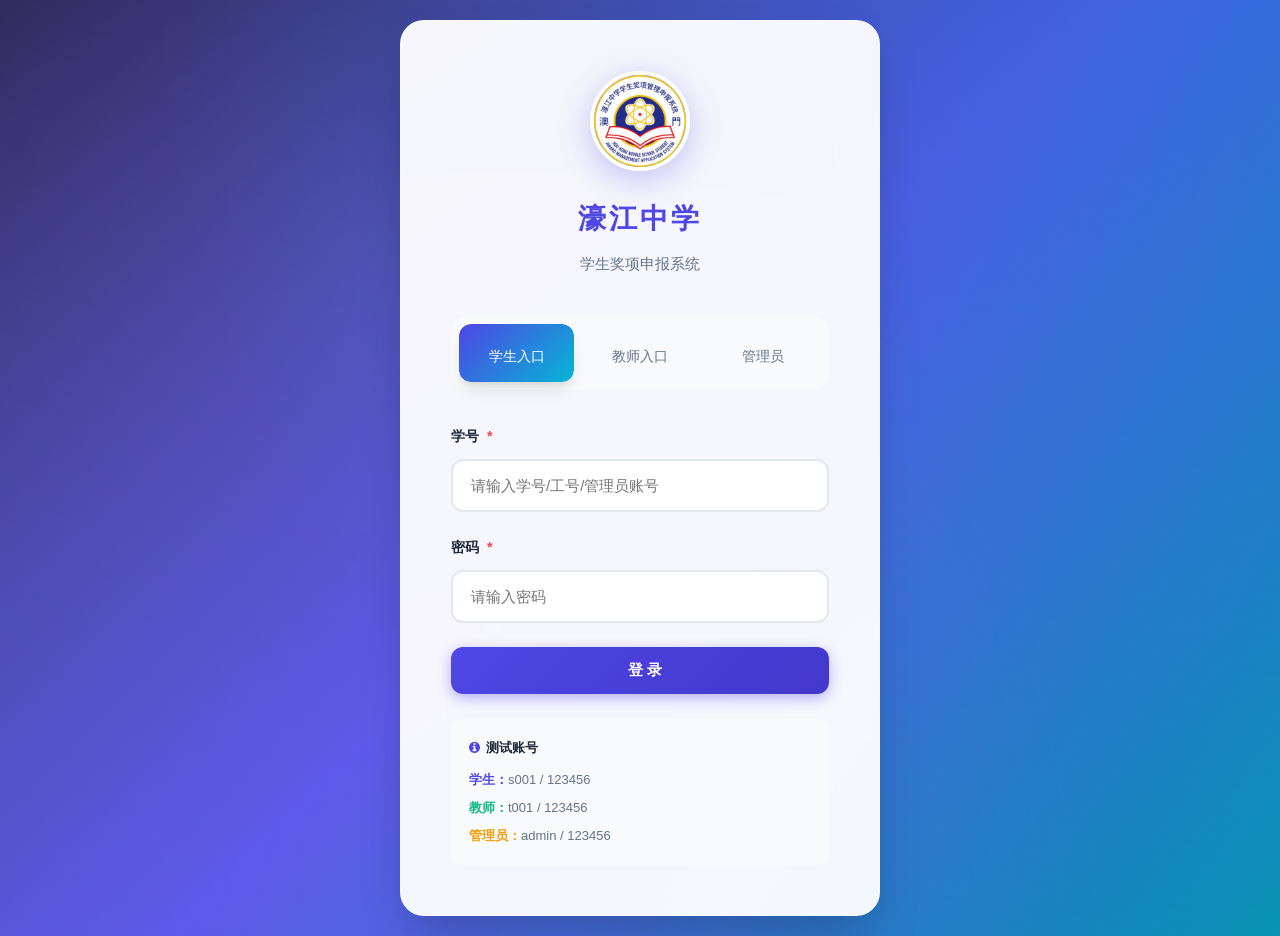
<file: school web/index.html>
<!DOCTYPE html>
<html lang="zh-CN">
<head>
    <meta charset="UTF-8">
    <meta name="viewport" content="width=device-width, initial-scale=1.0">
    <title>濠江中学奖项申报 - 登录</title>
    <link rel="stylesheet" href="style.css">
    <link rel="stylesheet" href="https://cdn.jsdelivr.net/npm/font-awesome@4.7.0/css/font-awesome.min.css">
</head>
<body>
    <div class="login-container">
        <div class="login-box">
            <div class="login-header">
                <div class="logo">
                    <img src="architecture.png" alt="濠江中学">
                </div>
                <h1>濠江中学</h1>
                <p>学生奖项申报系统</p>
            </div>

            <form id="loginForm" novalidate>
                <!-- 角色选择 -->
                <div class="role-selector">
                    <button type="button" class="role-btn active" data-role="student" onclick="selectRole('student')">
                        <i class="fa fa-user-graduate"></i>
                        <span>学生入口</span>
                    </button>
                    <button type="button" class="role-btn" data-role="teacher" onclick="selectRole('teacher')">
                        <i class="fa fa-chalkboard-teacher"></i>
                        <span>教师入口</span>
                    </button>
                    <button type="button" class="role-btn" data-role="admin" onclick="selectRole('admin')">
                        <i class="fa fa-shield-alt"></i>
                        <span>管理员</span>
                    </button>
                </div>

                <input type="hidden" id="selectedRole" value="student">

                <div class="form-group">
                    <label for="username" id="accountLabel">学号 <span class="required">*</span></label>
                    <input type="text" id="username" placeholder="请输入学号/工号/管理员账号" required>
                    <div class="error-msg">请输入账号</div>
                </div>

                <div class="form-group">
                    <label for="password">密码 <span class="required">*</span></label>
                    <input type="password" id="password" placeholder="请输入密码" required>
                    <div class="error-msg">请输入密码</div>
                </div>

                <button type="submit" class="btn btn-primary btn-block" id="loginBtn">
                    <i class="fa fa-sign-in-alt"></i> 登 录
                </button>
            </form>

            <div style="margin-top: 25px; padding: 18px; background: var(--light-bg); border-radius: var(--radius); font-size: 13px; color: var(--medium-text);">
                <p style="margin-bottom: 10px; font-weight: 600; color: var(--dark-text); display: flex; align-items: center; gap: 6px;">
                    <i class="fa fa-info-circle" style="color: var(--primary-color);"></i> 测试账号
                </p>
                <div style="display: grid; gap: 6px;">
                    <p><strong style="color: var(--primary-color);">学生：</strong>s001 / 123456</p>
                    <p><strong style="color: var(--success-color);">教师：</strong>t001 / 123456</p>
                    <p><strong style="color: var(--warning-color);">管理员：</strong>admin / 123456</p>
                </div>
            </div>
        </div>
    </div>

    <script src="script.js"></script>
    <script>
        let selectedRole = 'student';
        let isSubmitting = false;

        // 角色选择
        function selectRole(role) {
            selectedRole = role;
            document.getElementById('selectedRole').value = role;
            
            const labels = {
                student: '学号',
                teacher: '工号',
                admin: '管理员账号'
            };
            document.getElementById('accountLabel').innerHTML = `${labels[role]} <span class="required">*</span>`;
            document.getElementById('username').placeholder = `请输入${labels[role]}`;

            // 更新选中状态
            document.querySelectorAll('.role-btn').forEach(btn => {
                btn.classList.remove('active');
            });
            document.querySelector(`[data-role="${role}"]`).classList.add('active');
            
            // 清除错误状态
            document.getElementById('username').classList.remove('error');
            document.getElementById('password').classList.remove('error');
        }

        // 实时输入验证
        document.getElementById('username').addEventListener('input', function() {
            this.classList.remove('error');
        });
        document.getElementById('password').addEventListener('input', function() {
            this.classList.remove('error');
        });

        // 表单提交
        document.getElementById('loginForm').addEventListener('submit', function(e) {
            e.preventDefault();
            
            if (isSubmitting) return;
            
            const username = document.getElementById('username');
            const password = document.getElementById('password');
            
            // 验证
            let isValid = true;
            
            if (!username.value.trim()) {
                username.classList.add('error');
                isValid = false;
            }
            
            if (!password.value.trim()) {
                password.classList.add('error');
                isValid = false;
            }
            
            if (!isValid) {
                Toast.show('请填写完整的登录信息', 'warning');
                return;
            }

            // 防重复提交
            isSubmitting = true;
            const btn = document.getElementById('loginBtn');
            btn.disabled = true;
            btn.innerHTML = '<i class="fa fa-spinner fa-spin"></i> 登录中...';

            const role = document.getElementById('selectedRole').value;
            const result = Auth.login(username.value.trim(), password.value, role);

            if (result.success) {
                Toast.show('登录成功！正在跳转...', 'success');
                
                const pageMap = {
                    'student': 'student.html',
                    'teacher': 'teacher.html',
                    'admin': 'admin.html'
                };
                
                setTimeout(() => {
                    window.location.href = pageMap[role];
                }, 500);
            } else {
                Toast.show(result.message, 'error');
                btn.disabled = false;
                btn.innerHTML = '<i class="fa fa-sign-in-alt"></i> 登 录';
                isSubmitting = false;
                
                // 密码错误抖动效果
                password.classList.add('error');
                password.value = '';
                password.focus();
            }
        });

        // 初始化
        DataStore.init();
    </script>
</body>
</html>
</file>
<file: school web/style.css>
/* ========================================
   澳门濠江中学学生获奖管理系统
   样式文件 - 精美现代校园风格 v3.1
   ======================================== */

/* ========== CSS变量定义 ========== */
:root {
    --primary-color: #4f46e5;
    --primary-dark: #4338ca;
    --primary-light: #818cf8;
    --primary-bg: #eef2ff;
    --secondary-color: #10b981;
    --secondary-dark: #059669;
    --accent-color: #06b6d4;
    --light-bg: #f8fafc;
    --bg-gradient-start: #f0f9ff;
    --bg-gradient-end: #e0f2fe;
    --dark-text: #1e293b;
    --medium-text: #64748b;
    --light-text: #94a3b8;
    --success-color: #10b981;
    --success-bg: #d1fae5;
    --warning-color: #f59e0b;
    --warning-bg: #fef3c7;
    --danger-color: #ef4444;
    --danger-bg: #fee2e2;
    --info-color: #3b82f6;
    --info-bg: #dbeafe;
    --border-color: #e2e8f0;
    --card-bg: #ffffff;
    --shadow-sm: 0 1px 2px rgba(0, 0, 0, 0.05);
    --shadow: 0 4px 6px -1px rgba(0, 0, 0, 0.1), 0 2px 4px -2px rgba(0, 0, 0, 0.1);
    --shadow-md: 0 10px 15px -3px rgba(0, 0, 0, 0.1), 0 4px 6px -4px rgba(0, 0, 0, 0.1);
    --shadow-lg: 0 20px 25px -5px rgba(0, 0, 0, 0.1), 0 8px 10px -6px rgba(0, 0, 0, 0.1);
    --shadow-xl: 0 25px 50px -12px rgba(0, 0, 0, 0.25);
    --radius-sm: 6px;
    --radius: 12px;
    --radius-lg: 16px;
    --radius-xl: 24px;
    --radius-full: 9999px;
    --transition: all 0.3s cubic-bezier(0.4, 0, 0.2, 1);
    --transition-fast: all 0.15s ease;
    --transition-slow: all 0.5s cubic-bezier(0.4, 0, 0.2, 1);
}

/* ========== 深色模式 ========== */
body.dark-mode {
    --light-bg: #0f172a;
    --bg-gradient-start: #0f172a;
    --bg-gradient-end: #1e293b;
    --dark-text: #f1f5f9;
    --medium-text: #94a3b8;
    --light-text: #64748b;
    --card-bg: #1e293b;
    --border-color: #334155;
}

body.dark-mode .card {
    background: var(--card-bg);
    border-color: var(--border-color);
}

body.dark-mode .form-group input,
body.dark-mode .form-group select,
body.dark-mode .form-group textarea {
    background: #0f172a;
    border-color: var(--border-color);
    color: var(--dark-text);
}

body.dark-mode .sidebar {
    background: #0f172a;
    border-color: var(--border-color);
}

body.dark-mode .nav-item {
    color: var(--medium-text);
}

body.dark-mode .nav-item:hover,
body.dark-mode .nav-item.active {
    background: rgba(79, 70, 229, 0.2);
    color: var(--primary-light);
}

body.dark-mode .header {
    background: rgba(15, 23, 42, 0.95);
    border-color: var(--border-color);
}

body.dark-mode .stat-card {
    background: var(--card-bg);
    border-color: var(--border-color);
}

body.dark-mode .table-container {
    background: var(--card-bg);
}

body.dark-mode .data-table th,
body.dark-mode .data-table td {
    border-color: var(--border-color);
}

body.dark-mode .data-table th {
    background: #0f172a;
}

body.dark-mode .data-table tr:hover {
    background: rgba(79, 70, 229, 0.1);
}

body.dark-mode .modal-content {
    background: var(--card-bg);
}

body.dark-mode .card-header {
    border-color: var(--border-color);
}

body.dark-mode .search-input input {
    background: #0f172a;
    border-color: var(--border-color);
    color: var(--dark-text);
}

/* ========== 重置样式 ========== */
* {
    margin: 0;
    padding: 0;
    box-sizing: border-box;
}

html {
    scroll-behavior: smooth;
    font-size: 16px;
}

body {
    font-family: "Microsoft YaHei", "PingFang SC", "Hiragino Sans GB", "Helvetica Neue", sans-serif;
    background: linear-gradient(135deg, var(--bg-gradient-start) 0%, var(--bg-gradient-end) 100%);
    color: var(--dark-text);
    line-height: 1.7;
    min-height: 100vh;
    -webkit-font-smoothing: antialiased;
    -moz-osx-font-smoothing: grayscale;
}

/* ========== 登录页面样式 ========== */
.login-container {
    min-height: 100vh;
    display: flex;
    align-items: center;
    justify-content: center;
    background: linear-gradient(135deg, #1e1b4b 0%, #4f46e5 50%, #0891b2 100%);
    padding: 20px;
    position: relative;
    overflow: hidden;
}

.login-container::before {
    content: '';
    position: absolute;
    top: -50%;
    left: -50%;
    width: 200%;
    height: 200%;
    background: 
        radial-gradient(circle at 20% 80%, rgba(129, 140, 248, 0.3) 0%, transparent 50%),
        radial-gradient(circle at 80% 20%, rgba(6, 182, 212, 0.3) 0%, transparent 50%),
        radial-gradient(circle at 40% 40%, rgba(255, 255, 255, 0.1) 0%, transparent 50%);
    animation: float 20s ease-in-out infinite;
}

@keyframes float {
    0%, 100% { transform: translate(0, 0) rotate(0deg); }
    25% { transform: translate(2%, 2%) rotate(1deg); }
    50% { transform: translate(0, 4%) rotate(0deg); }
    75% { transform: translate(-2%, 2%) rotate(-1deg); }
}

.login-box {
    background: rgba(255, 255, 255, 0.95);
    backdrop-filter: blur(20px);
    border-radius: var(--radius-xl);
    box-shadow: var(--shadow-xl);
    padding: 50px;
    width: 100%;
    max-width: 480px;
    position: relative;
    z-index: 1;
    border: 1px solid rgba(255, 255, 255, 0.2);
}

.login-header {
    text-align: center;
    margin-bottom: 40px;
}

.login-header .logo {
    width: 100px;
    height: 100px;
    margin: 0 auto 24px;
    border-radius: 50%;
    overflow: hidden;
    box-shadow: 0 8px 32px rgba(79, 70, 229, 0.3);
    border: 4px solid white;
    background: linear-gradient(135deg, var(--primary-color), var(--accent-color));
    display: flex;
    align-items: center;
    justify-content: center;
}

.login-header .logo img {
    width: 100%;
    height: 100%;
    object-fit: cover;
}

.login-header h1 {
    color: var(--primary-color);
    font-size: 28px;
    font-weight: 700;
    margin-bottom: 8px;
    letter-spacing: 3px;
}

.login-header p {
    color: var(--medium-text);
    font-size: 15px;
}

/* 角色选择器 */
.role-selector {
    display: flex;
    gap: 8px;
    margin-bottom: 35px;
    background: var(--light-bg);
    padding: 8px;
    border-radius: var(--radius-lg);
}

.role-btn {
    flex: 1;
    padding: 16px 12px;
    border: none;
    background: transparent;
    border-radius: var(--radius);
    cursor: pointer;
    transition: var(--transition);
    text-align: center;
    position: relative;
    overflow: hidden;
}

.role-btn::before {
    content: '';
    position: absolute;
    top: 0;
    left: 0;
    right: 0;
    bottom: 0;
    background: linear-gradient(135deg, var(--primary-color), var(--accent-color));
    opacity: 0;
    transition: var(--transition);
    border-radius: var(--radius);
}

.role-btn i {
    display: block;
    font-size: 26px;
    margin-bottom: 8px;
    color: var(--light-text);
    transition: var(--transition);
    position: relative;
    z-index: 1;
}

.role-btn span {
    font-size: 14px;
    color: var(--medium-text);
    font-weight: 500;
    position: relative;
    z-index: 1;
    transition: var(--transition);
}

.role-btn:hover {
    background: white;
    box-shadow: var(--shadow);
}

.role-btn:hover i,
.role-btn:hover span {
    color: var(--primary-color);
}

.role-btn.active {
    background: white;
    box-shadow: var(--shadow-md);
}

.role-btn.active::before {
    opacity: 1;
}

.role-btn.active i {
    color: white;
}

.role-btn.active span {
    color: white;
}

/* ========== 表单样式 ========== */
.form-group {
    margin-bottom: 24px;
}

.form-group label {
    display: block;
    margin-bottom: 10px;
    color: var(--dark-text);
    font-weight: 600;
    font-size: 14px;
}

.form-group label .required {
    color: var(--danger-color);
    margin-left: 4px;
}

.form-group input,
.form-group select,
.form-group textarea {
    width: 100%;
    padding: 16px 18px;
    border: 2px solid var(--border-color);
    border-radius: var(--radius);
    font-size: 15px;
    transition: var(--transition);
    background: white;
    color: var(--dark-text);
}

.form-group input:hover,
.form-group select:hover,
.form-group textarea:hover {
    border-color: var(--light-text);
}

.form-group input:focus,
.form-group select:focus,
.form-group textarea:focus {
    outline: none;
    border-color: var(--primary-color);
    box-shadow: 0 0 0 4px rgba(79, 70, 229, 0.1);
}

.form-group input.error,
.form-group select.error {
    border-color: var(--danger-color);
    background: var(--danger-bg);
}

.form-group .error-msg {
    color: var(--danger-color);
    font-size: 13px;
    margin-top: 8px;
    display: none;
    font-weight: 500;
}

.form-group input.error + .error-msg,
.form-group select.error + .error-msg {
    display: block;
}

.form-row {
    display: grid;
    grid-template-columns: repeat(2, 1fr);
    gap: 20px;
}

.form-row.full {
    grid-template-columns: 1fr;
}

/* ========== 按钮样式 ========== */
.btn {
    display: inline-flex;
    align-items: center;
    justify-content: center;
    gap: 10px;
    padding: 14px 28px;
    border: none;
    border-radius: var(--radius);
    font-size: 15px;
    font-weight: 600;
    cursor: pointer;
    transition: var(--transition);
    text-decoration: none;
    position: relative;
    overflow: hidden;
}

.btn::before {
    content: '';
    position: absolute;
    top: 50%;
    left: 50%;
    width: 0;
    height: 0;
    background: rgba(255, 255, 255, 0.2);
    border-radius: 50%;
    transform: translate(-50%, -50%);
    transition: width 0.6s, height 0.6s;
}

.btn:hover::before {
    width: 300px;
    height: 300px;
}

.btn:disabled {
    opacity: 0.6;
    cursor: not-allowed;
}

.btn-primary {
    background: linear-gradient(135deg, var(--primary-color), var(--primary-dark));
    color: white;
    box-shadow: 0 4px 14px rgba(79, 70, 229, 0.4);
}

.btn-primary:hover:not(:disabled) {
    transform: translateY(-2px);
    box-shadow: 0 6px 20px rgba(79, 70, 229, 0.5);
}

.btn-success {
    background: linear-gradient(135deg, var(--success-color), var(--secondary-dark));
    color: white;
    box-shadow: 0 4px 14px rgba(16, 185, 129, 0.4);
}

.btn-success:hover:not(:disabled) {
    transform: translateY(-2px);
    box-shadow: 0 6px 20px rgba(16, 185, 129, 0.5);
}

.btn-warning {
    background: linear-gradient(135deg, var(--warning-color), #d97706);
    color: white;
    box-shadow: 0 4px 14px rgba(245, 158, 11, 0.4);
}

.btn-danger {
    background: linear-gradient(135deg, var(--danger-color), #dc2626);
    color: white;
    box-shadow: 0 4px 14px rgba(239, 68, 68, 0.4);
}

.btn-secondary {
    background: white;
    color: var(--medium-text);
    border: 2px solid var(--border-color);
    box-shadow: var(--shadow-sm);
}

.btn-secondary:hover:not(:disabled) {
    border-color: var(--primary-color);
    color: var(--primary-color);
    background: var(--primary-bg);
}

.btn-block {
    display: flex;
    width: 100%;
}

.btn-sm {
    padding: 10px 18px;
    font-size: 13px;
}

/* ========== 顶部导航栏 ========== */
.header {
    background: rgba(255, 255, 255, 0.95);
    backdrop-filter: blur(20px);
    box-shadow: var(--shadow);
    padding: 0 30px;
    position: fixed;
    top: 0;
    left: 0;
    right: 0;
    z-index: 1000;
    height: 70px;
    border-bottom: 1px solid var(--border-color);
}

.header-content {
    display: flex;
    align-items: center;
    justify-content: space-between;
    height: 100%;
    max-width: 1600px;
    margin: 0 auto;
}

.logo-area {
    display: flex;
    align-items: center;
    gap: 16px;
}

.logo-area .logo {
    width: 48px;
    height: 48px;
    border-radius: var(--radius);
    overflow: hidden;
    box-shadow: var(--shadow);
    background: linear-gradient(135deg, var(--primary-color), var(--accent-color));
    display: flex;
    align-items: center;
    justify-content: center;
}

.logo-area .logo img {
    width: 100%;
    height: 100%;
    object-fit: cover;
}

.logo-area h1 {
    font-size: 20px;
    color: var(--primary-color);
    font-weight: 700;
    letter-spacing: 2px;
}

.user-area {
    display: flex;
    align-items: center;
    gap: 24px;
}

.user-info {
    display: flex;
    align-items: center;
    gap: 14px;
}

.user-avatar {
    width: 44px;
    height: 44px;
    background: linear-gradient(135deg, var(--primary-color), var(--primary-light));
    border-radius: 50%;
    display: flex;
    align-items: center;
    justify-content: center;
    color: white;
    font-size: 18px;
    box-shadow: 0 4px 12px rgba(79, 70, 229, 0.3);
}

.user-name {
    font-size: 15px;
    font-weight: 600;
    color: var(--dark-text);
}

.user-role {
    font-size: 13px;
    color: var(--medium-text);
}

.logout-btn {
    display: flex;
    align-items: center;
    gap: 8px;
    padding: 12px 20px;
    background: white;
    color: var(--medium-text);
    border: 2px solid var(--border-color);
    border-radius: var(--radius);
    cursor: pointer;
    font-size: 14px;
    font-weight: 500;
    transition: var(--transition);
}

.logout-btn:hover {
    background: var(--danger-color);
    color: white;
    border-color: var(--danger-color);
    transform: translateY(-2px);
    box-shadow: 0 4px 12px rgba(239, 68, 68, 0.3);
}

/* ========== 侧边栏 ========== */
.sidebar {
    position: fixed;
    left: 0;
    top: 70px;
    width: 280px;
    background: white;
    border-right: 1px solid var(--border-color);
    height: calc(100vh - 70px);
    overflow-y: auto;
    z-index: 999;
    transition: var(--transition);
    box-shadow: var(--shadow-sm);
}

.nav-menu {
    padding: 24px 0;
}

.nav-item {
    padding: 16px 28px;
    display: flex;
    align-items: center;
    gap: 16px;
    color: var(--medium-text);
    cursor: pointer;
    transition: var(--transition);
    border-left: 4px solid transparent;
    font-size: 15px;
    font-weight: 500;
    margin: 4px 12px;
    border-radius: var(--radius);
}

.nav-item:hover {
    background: var(--primary-bg);
    color: var(--primary-color);
}

.nav-item.active {
    background: linear-gradient(135deg, var(--primary-color), var(--accent-color));
    color: white;
    border-left-color: var(--primary-dark);
    box-shadow: 0 4px 12px rgba(79, 70, 229, 0.3);
}

.nav-item i {
    font-size: 18px;
    width: 32px;
    height: 32px;
    display: flex;
    align-items: center;
    justify-content: center;
    text-align: center;
    flex-shrink: 0;
    opacity: 0.8;
    transition: var(--transition);
}

.nav-item:hover i,
.nav-item.active i {
    opacity: 1;
}

/* ========== 主内容区 ========== */
.main-content {
    margin-left: 280px;
    margin-top: 70px;
    padding: 32px;
    min-height: calc(100vh - 70px);
}

.page-title {
    margin-bottom: 32px;
}

.page-title h2 {
    font-size: 28px;
    color: var(--dark-text);
    font-weight: 700;
    margin-bottom: 8px;
}

.page-title p {
    color: var(--medium-text);
    font-size: 15px;
}

/* ========== 卡片样式 ========== */
.card {
    background: white;
    border-radius: var(--radius-lg);
    box-shadow: var(--shadow);
    padding: 28px;
    margin-bottom: 24px;
    border: 1px solid rgba(0, 0, 0, 0.04);
    transition: var(--transition);
}

.card:hover {
    box-shadow: var(--shadow-md);
}

.card-header {
    display: flex;
    align-items: center;
    justify-content: space-between;
    margin-bottom: 24px;
    padding-bottom: 16px;
    border-bottom: 2px solid var(--light-bg);
}

.card-title {
    font-size: 18px;
    color: var(--dark-text);
    font-weight: 700;
    display: flex;
    align-items: center;
    gap: 12px;
}

.card-title i {
    color: var(--primary-color);
}

/* ========== 统计卡片 ========== */
.stats-grid {
    display: grid;
    grid-template-columns: repeat(auto-fit, minmax(240px, 1fr));
    gap: 24px;
    margin-bottom: 32px;
}

.stat-card {
    background: white;
    border-radius: var(--radius-lg);
    padding: 28px;
    box-shadow: var(--shadow);
    display: flex;
    align-items: center;
    gap: 24px;
    border: 1px solid rgba(0, 0, 0, 0.04);
    transition: var(--transition);
    cursor: pointer;
    position: relative;
    overflow: hidden;
}

.stat-card::before {
    content: '';
    position: absolute;
    top: 0;
    left: 0;
    right: 0;
    height: 4px;
    background: linear-gradient(90deg, var(--primary-color), var(--accent-color));
    transform: scaleX(0);
    transition: var(--transition);
}

.stat-card:hover {
    transform: translateY(-4px);
    box-shadow: var(--shadow-lg);
}

.stat-card:hover::before {
    transform: scaleX(1);
}

.stat-icon {
    width: 64px;
    height: 64px;
    border-radius: var(--radius);
    display: flex;
    align-items: center;
    justify-content: center;
    font-size: 28px;
    flex-shrink: 0;
}

.stat-icon.blue {
    background: linear-gradient(135deg, rgba(79, 70, 229, 0.15), rgba(79, 70, 229, 0.25));
    color: var(--primary-color);
}

.stat-icon.green {
    background: linear-gradient(135deg, rgba(16, 185, 129, 0.15), rgba(16, 185, 129, 0.25));
    color: var(--success-color);
}

.stat-icon.orange {
    background: linear-gradient(135deg, rgba(245, 158, 11, 0.15), rgba(245, 158, 11, 0.25));
    color: var(--warning-color);
}

.stat-icon.red {
    background: linear-gradient(135deg, rgba(239, 68, 68, 0.15), rgba(239, 68, 68, 0.25));
    color: var(--danger-color);
}

.stat-info h3 {
    font-size: 32px;
    color: var(--dark-text);
    margin-bottom: 4px;
    font-weight: 800;
}

.stat-info p {
    font-size: 14px;
    color: var(--medium-text);
    font-weight: 500;
}

/* ========== 表格样式 ========== */
.table-container {
    overflow-x: auto;
    border-radius: var(--radius);
    border: 1px solid var(--border-color);
}

table {
    width: 100%;
    border-collapse: collapse;
}

table th,
table td {
    padding: 16px 18px;
    text-align: left;
    border-bottom: 1px solid var(--border-color);
}

table th {
    background: var(--light-bg);
    font-weight: 700;
    color: var(--dark-text);
    font-size: 13px;
    text-transform: uppercase;
    letter-spacing: 0.5px;
}

table td {
    font-size: 14px;
    color: var(--medium-text);
}

table tbody tr {
    transition: var(--transition);
}

table tbody tr:hover {
    background: var(--primary-bg);
}

table tbody tr:last-child td {
    border-bottom: none;
}

/* ========== 状态标签 ========== */
.status-badge {
    display: inline-flex;
    align-items: center;
    padding: 6px 14px;
    border-radius: var(--radius-full);
    font-size: 12px;
    font-weight: 600;
}

.status-pending {
    background: var(--warning-bg);
    color: #92400e;
}

.status-approved {
    background: var(--success-bg);
    color: #065f46;
}

.status-rejected {
    background: var(--danger-bg);
    color: #991b1b;
}

.status-teacher-approved {
    background: var(--info-bg);
    color: #1e40af;
}

/* ========== 搜索和筛选 ========== */
.search-bar {
    display: flex;
    gap: 16px;
    margin-bottom: 24px;
    flex-wrap: wrap;
}

.search-input {
    flex: 1;
    min-width: 220px;
    position: relative;
}

.search-input input {
    width: 100%;
    padding: 14px 18px 14px 46px;
    border: 2px solid var(--border-color);
    border-radius: var(--radius);
    font-size: 15px;
    transition: var(--transition);
    background: white;
}

.search-input input:focus {
    border-color: var(--primary-color);
    outline: none;
    box-shadow: 0 0 0 4px rgba(79, 70, 229, 0.1);
}

.search-input i {
    position: absolute;
    left: 16px;
    top: 50%;
    transform: translateY(-50%);
    color: var(--light-text);
}

.filter-select {
    padding: 14px 18px;
    border: 2px solid var(--border-color);
    border-radius: var(--radius);
    font-size: 14px;
    min-width: 160px;
    background: white;
    cursor: pointer;
    transition: var(--transition);
    color: var(--medium-text);
}

.filter-select:focus {
    border-color: var(--primary-color);
    outline: none;
}

/* ========== 标签页 ========== */
.tabs {
    display: flex;
    gap: 8px;
    margin-bottom: 28px;
    background: var(--light-bg);
    padding: 8px;
    border-radius: var(--radius-lg);
    width: fit-content;
}

.tab-btn {
    padding: 14px 28px;
    background: transparent;
    border: none;
    cursor: pointer;
    font-size: 14px;
    color: var(--medium-text);
    border-radius: var(--radius);
    transition: var(--transition);
    font-weight: 600;
    display: flex;
    align-items: center;
    gap: 8px;
}

.tab-btn:hover {
    color: var(--primary-color);
    background: white;
}

.tab-btn.active {
    background: white;
    color: var(--primary-color);
    box-shadow: var(--shadow);
}

.tab-content {
    display: none;
}

.tab-content.active {
    display: block;
    animation: fadeIn 0.3s ease;
}

@keyframes fadeIn {
    from { opacity: 0; transform: translateY(10px); }
    to { opacity: 1; transform: translateY(0); }
}

/* ========== 模态框 ========== */
.modal {
    display: none;
    position: fixed;
    top: 0;
    left: 0;
    right: 0;
    bottom: 0;
    background: rgba(0, 0, 0, 0.6);
    backdrop-filter: blur(4px);
    z-index: 2000;
    align-items: center;
    justify-content: center;
    padding: 20px;
}

.modal.show {
    display: flex;
}

.modal-content {
    background: white;
    border-radius: var(--radius-xl);
    width: 100%;
    max-width: 600px;
    max-height: 90vh;
    overflow-y: auto;
    animation: modalSlide 0.3s;
    box-shadow: var(--shadow-xl);
}

@keyframes modalSlide {
    from {
        transform: translateY(-40px);
        opacity: 0;
    }
    to {
        transform: translateY(0);
        opacity: 1;
    }
}

.modal-header {
    padding: 24px 28px;
    border-bottom: 2px solid var(--light-bg);
    display: flex;
    align-items: center;
    justify-content: space-between;
}

.modal-header h3 {
    font-size: 20px;
    color: var(--dark-text);
    font-weight: 700;
}

.modal-close {
    background: var(--light-bg);
    border: none;
    font-size: 20px;
    cursor: pointer;
    color: var(--medium-text);
    transition: var(--transition);
    width: 36px;
    height: 36px;
    display: flex;
    align-items: center;
    justify-content: center;
    border-radius: 50%;
}

.modal-close:hover {
    color: var(--danger-color);
    background: var(--danger-bg);
}

.modal-body {
    padding: 28px;
}

.modal-footer {
    padding: 20px 28px;
    border-top: 2px solid var(--light-bg);
    display: flex;
    justify-content: flex-end;
    gap: 14px;
}

/* ========== 文件上传 ========== */
.file-upload {
    border: 2px dashed var(--border-color);
    border-radius: var(--radius-lg);
    padding: 40px 24px;
    text-align: center;
    cursor: pointer;
    transition: var(--transition);
    background: var(--light-bg);
}

.file-upload:hover {
    border-color: var(--primary-color);
    background: var(--primary-bg);
}

.file-upload i {
    font-size: 48px;
    color: var(--light-text);
    margin-bottom: 14px;
}

.file-upload p {
    color: var(--medium-text);
    font-size: 15px;
    margin-bottom: 8px;
}

.file-upload input {
    display: none;
}

.preview-container {
    margin-top: 16px;
    text-align: center;
}

.preview-image {
    max-width: 220px;
    max-height: 160px;
    border-radius: var(--radius);
    box-shadow: var(--shadow);
}

/* ========== 分页 ========== */
.pagination {
    display: flex;
    justify-content: center;
    align-items: center;
    gap: 10px;
    margin-top: 28px;
}

.pagination button {
    padding: 10px 16px;
    border: 2px solid var(--border-color);
    background: white;
    cursor: pointer;
    border-radius: var(--radius);
    transition: var(--transition);
    font-size: 14px;
    font-weight: 500;
}

.pagination button:hover:not(:disabled) {
    background: var(--primary-bg);
    border-color: var(--primary-color);
    color: var(--primary-color);
}

.pagination button.active {
    background: var(--primary-color);
    color: white;
    border-color: var(--primary-color);
}

.pagination button:disabled {
    opacity: 0.5;
    cursor: not-allowed;
}

/* ========== 空状态 ========== */
.empty-state {
    text-align: center;
    padding: 70px 24px;
}

.empty-state i {
    font-size: 72px;
    margin-bottom: 24px;
    color: var(--border-color);
}

.empty-state h3 {
    font-size: 20px;
    margin-bottom: 12px;
    color: var(--dark-text);
}

.empty-state p {
    color: var(--medium-text);
    font-size: 15px;
}

/* ========== 操作按钮组 ========== */
.action-btns {
    display: flex;
    gap: 10px;
    flex-wrap: wrap;
}

.action-btn {
    padding: 10px 16px;
    border: none;
    border-radius: var(--radius);
    cursor: pointer;
    font-size: 13px;
    transition: var(--transition);
    display: inline-flex;
    align-items: center;
    gap: 6px;
    font-weight: 600;
}

.action-btn.view {
    background: var(--info-bg);
    color: var(--info-color);
}

.action-btn.view:hover {
    background: var(--info-color);
    color: white;
    transform: translateY(-2px);
}

.action-btn.approve {
    background: var(--success-bg);
    color: var(--success-color);
}

.action-btn.approve:hover {
    background: var(--success-color);
    color: white;
    transform: translateY(-2px);
}

.action-btn.reject {
    background: var(--danger-bg);
    color: var(--danger-color);
}

.action-btn.reject:hover {
    background: var(--danger-color);
    color: white;
    transform: translateY(-2px);
}

.action-btn.edit {
    background: var(--warning-bg);
    color: var(--warning-color);
}

.action-btn.edit:hover {
    background: var(--warning-color);
    color: white;
    transform: translateY(-2px);
}

/* ========== 提示消息 ========== */
.toast-container {
    position: fixed;
    top: 90px;
    right: 28px;
    z-index: 3000;
    display: flex;
    flex-direction: column;
    gap: 12px;
}

.toast {
    display: flex;
    align-items: center;
    gap: 14px;
    padding: 18px 28px;
    border-radius: var(--radius);
    color: white;
    font-size: 15px;
    font-weight: 500;
    box-shadow: var(--shadow-lg);
    animation: toastSlide 0.3s;
    max-width: 380px;
}

.toast i {
    font-size: 20px;
}

.toast.success {
    background: linear-gradient(135deg, var(--success-color), var(--secondary-dark));
}

.toast.error {
    background: linear-gradient(135deg, var(--danger-color), #dc2626);
}

.toast.warning {
    background: linear-gradient(135deg, var(--warning-color), #d97706);
}

.toast.info {
    background: linear-gradient(135deg, var(--primary-color), var(--primary-dark));
}

@keyframes toastSlide {
    from {
        transform: translateX(120px);
        opacity: 0;
    }
    to {
        transform: translateX(0);
        opacity: 1;
    }
}

/* ========== 图表容器 ========== */
.chart-container {
    position: relative;
    height: 300px;
    padding: 24px;
}

/* ========== 快速操作 ========== */
.quick-actions {
    display: grid;
    grid-template-columns: repeat(auto-fit, minmax(180px, 1fr));
    gap: 20px;
}

.quick-action {
    display: flex;
    flex-direction: column;
    align-items: center;
    padding: 32px 20px;
    background: var(--light-bg);
    border-radius: var(--radius-lg);
    cursor: pointer;
    transition: var(--transition);
    text-decoration: none;
    color: var(--dark-text);
    border: 2px solid transparent;
}

.quick-action:hover {
    background: white;
    border-color: var(--primary-color);
    color: var(--primary-color);
    transform: translateY(-4px);
    box-shadow: var(--shadow-lg);
}

.quick-action i {
    font-size: 36px;
    color: var(--primary-color);
    margin-bottom: 14px;
}

.quick-action span {
    font-size: 15px;
    font-weight: 600;
}

/* ========== 信息展示列表 ========== */
.info-list {
    display: grid;
    gap: 14px;
}

.info-item {
    display: flex;
    padding: 16px 18px;
    background: var(--light-bg);
    border-radius: var(--radius);
}

.info-item .label {
    width: 120px;
    color: var(--medium-text);
    font-size: 14px;
    flex-shrink: 0;
    font-weight: 500;
}

.info-item .value {
    flex: 1;
    color: var(--dark-text);
    font-size: 15px;
    font-weight: 600;
}

/* ========== 证书预览 ========== */
.certificate-preview {
    max-width: 100%;
    border-radius: var(--radius);
    box-shadow: var(--shadow);
}

/* ========== 加载动画 ========== */
.loading {
    display: flex;
    align-items: center;
    justify-content: center;
    padding: 60px;
}

.loading::after {
    content: '';
    width: 48px;
    height: 48px;
    border: 4px solid var(--border-color);
    border-top-color: var(--primary-color);
    border-radius: 50%;
    animation: spin 0.8s linear infinite;
}

@keyframes spin {
    to { transform: rotate(360deg); }
}

/* ========== 移动端菜单按钮 ========== */
.mobile-menu-btn {
    display: none;
    width: 44px;
    height: 44px;
    border: none;
    background: var(--light-bg);
    border-radius: var(--radius);
    cursor: pointer;
    font-size: 20px;
    color: var(--dark-text);
    transition: var(--transition);
}

.mobile-menu-btn:hover {
    background: var(--primary-bg);
    color: var(--primary-color);
}

/* ========== 响应式布局 ========== */
@media (max-width: 1024px) {
    .form-row {
        grid-template-columns: 1fr;
    }
    
    .stats-grid {
        grid-template-columns: repeat(2, 1fr);
    }
}

@media (max-width: 768px) {
    .sidebar {
        transform: translateX(-100%);
    }
    
    .sidebar.open {
        transform: translateX(0);
        box-shadow: var(--shadow-xl);
    }
    
    .main-content {
        margin-left: 0;
        padding: 20px 16px;
    }
    
    .mobile-menu-btn {
        display: flex;
        align-items: center;
        justify-content: center;
    }
    
    .header-content {
        padding-left: 12px;
    }
    
    .user-area .user-info > div:first-child {
        display: none;
    }
    
    .stats-grid {
        grid-template-columns: 1fr;
    }
    
    .search-bar {
        flex-direction: column;
    }
    
    .search-input {
        min-width: 100%;
    }
    
    .tabs {
        width: 100%;
        overflow-x: auto;
        white-space: nowrap;
    }
    
    .tab-btn {
        padding: 12px 20px;
        font-size: 14px;
    }
    
    .login-box {
        padding: 36px 28px;
    }
    
    .role-selector {
        flex-direction: column;
    }
    
    .role-btn {
        flex-direction: row;
        justify-content: flex-start;
        gap: 14px;
        padding: 14px;
    }
    
    table {
        font-size: 13px;
    }
    
    table th,
    table td {
        padding: 12px 14px;
    }
    
    .action-btns {
        flex-direction: column;
    }
    
    .quick-actions {
        grid-template-columns: repeat(2, 1fr);
    }
    
    .modal-content {
        margin: 12px;
    }
}

@media (max-width: 480px) {
    .header {
        padding: 0 16px;
    }
    
    .logo-area h1 {
        font-size: 16px;
    }
    
    .quick-actions {
        grid-template-columns: 1fr;
    }
    
    .info-item {
        flex-direction: column;
        gap: 8px;
    }
    
    .info-item .label {
        width: auto;
    }
    
    .page-title h2 {
        font-size: 24px;
    }
}

/* ========== 打印样式 ========== */
@media print {
    .header, .sidebar, .action-btns, .btn, .mobile-menu-btn,
    .search-bar, .tabs, .pagination, .toast-container {
        display: none !important;
    }
    
    .main-content {
        margin: 0;
        padding: 0;
    }
    
    .card {
        box-shadow: none;
        border: 1px solid #ddd;
        page-break-inside: avoid;
    }
    
    .stat-card {
        box-shadow: none;
        border: 1px solid #ddd;
    }
}

/* ========== 滚动条美化 ========== */
::-webkit-scrollbar {
    width: 10px;
    height: 10px;
}

::-webkit-scrollbar-track {
    background: var(--light-bg);
}

::-webkit-scrollbar-thumb {
    background: linear-gradient(135deg, var(--primary-color), var(--accent-color));
    border-radius: 5px;
}

::-webkit-scrollbar-thumb:hover {
    background: var(--primary-color);
}
</file>
